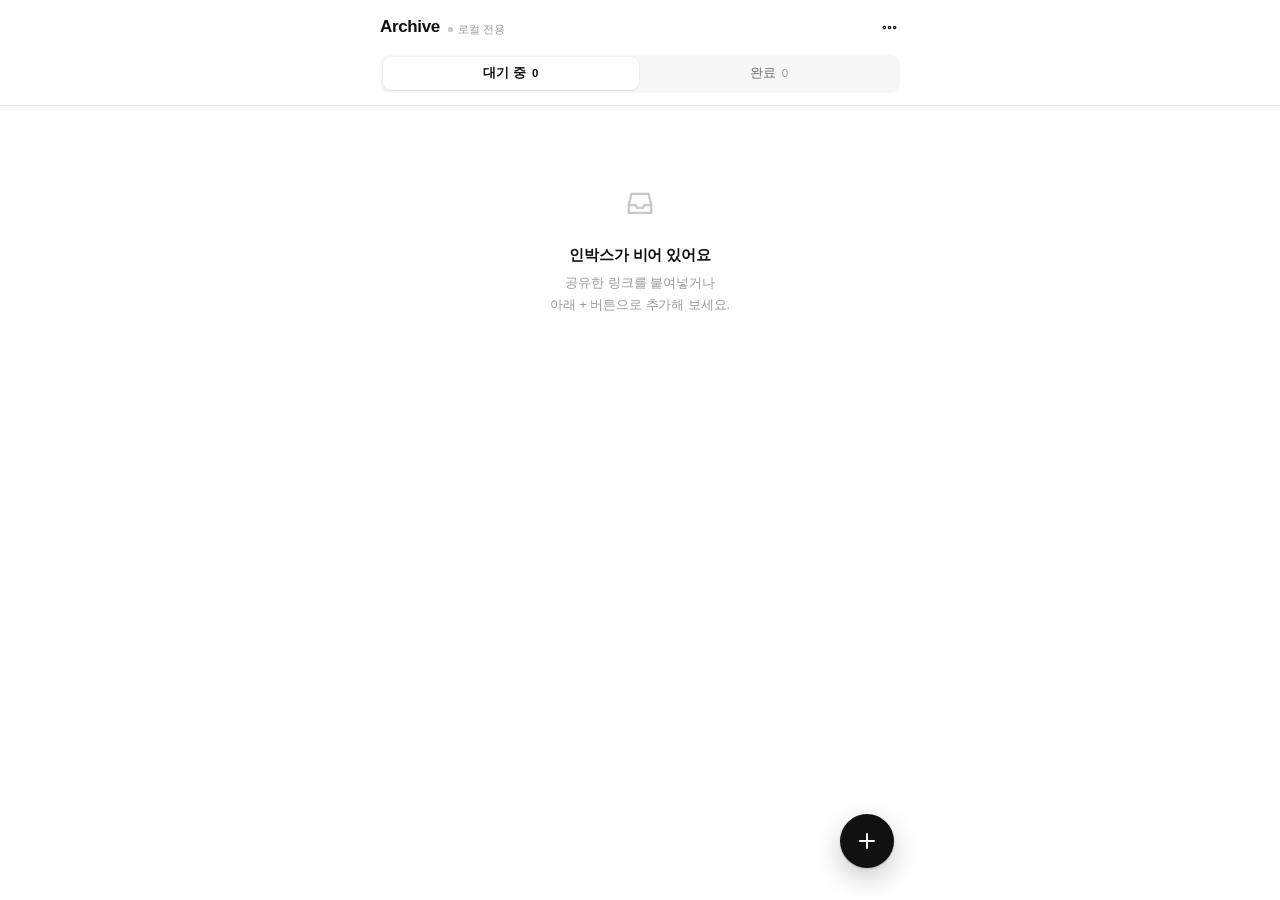
<file: index.html>
<!DOCTYPE html>
<html lang="ko">
<head>
<meta charset="utf-8">
<meta name="viewport" content="width=device-width, initial-scale=1, maximum-scale=1, viewport-fit=cover">
<title>Archive</title>
<meta name="description" content="링크를 모아두고 저장한 곳을 표시하는 미니멀 인박스">
<meta name="color-scheme" content="light">
<meta name="theme-color" content="#FFFFFF">
<meta name="apple-mobile-web-app-capable" content="yes">
<meta name="mobile-web-app-capable" content="yes">
<meta name="apple-mobile-web-app-status-bar-style" content="default">
<meta name="apple-mobile-web-app-title" content="Archive">
<link rel="manifest" href="./manifest.json">
<link rel="apple-touch-icon" href="./assets/apple-touch-icon.png">
<link rel="icon" type="image/png" href="./assets/favicon.png">
<link rel="stylesheet" href="./assets/css/style.css?v=6">
<script>
  window.__errs = [];
  addEventListener('error', function (e) { window.__errs.push(String((e && e.message) || e)); });
  addEventListener('unhandledrejection', function (e) { window.__errs.push('promise: ' + String(e && e.reason)); });
</script>
</head>
<body>

<header class="head">
  <div class="head-in head-row">
    <div class="brand-wrap">
      <h1 class="brand">Archive</h1>
      <button class="sync-pill" id="syncPill" type="button" aria-label="GitHub 동기화 상태">
        <span class="dot" aria-hidden="true"></span><span id="syncText">로컬 전용</span>
      </button>
    </div>
    <div class="head-actions">
      <button class="icon-btn" id="searchBtn" aria-label="검색" aria-pressed="false">
        <svg viewBox="0 0 24 24" width="19" height="19" aria-hidden="true"><circle cx="11" cy="11" r="6.4"/><path d="M16.2 16.2L20.5 20.5"/></svg>
      </button>
      <button class="icon-btn" id="menuBtn" aria-label="더보기" aria-haspopup="true" aria-expanded="false">
        <svg viewBox="0 0 24 24" width="19" height="19" aria-hidden="true"><circle cx="5.5" cy="12" r="1.5"/><circle cx="12" cy="12" r="1.5"/><circle cx="18.5" cy="12" r="1.5"/></svg>
      </button>
    </div>
  </div>

  <div class="head-in">
    <div class="seg" role="tablist" aria-label="폴더">
      <button class="tab is-on" id="tabInbox" role="tab" aria-selected="true" data-tab="inbox">대기 중 <span class="n" id="nInbox">0</span></button>
      <button class="tab" id="tabDone" role="tab" aria-selected="false" data-tab="done">완료 <span class="n" id="nDone">0</span></button>
    </div>
  </div>

  <div class="head-in search-row" id="searchRow" hidden>
    <input id="searchInput" type="search" placeholder="제목 · 메모 · 태그 검색" aria-label="검색" autocomplete="off" spellcheck="false">
  </div>
</header>

<main class="in main">
  <section class="list" id="list" aria-live="polite"></section>
  <div class="empty" id="empty" hidden>
    <svg viewBox="0 0 24 24" width="34" height="34" aria-hidden="true"><path d="M4 13.5V19h16v-5.5M4 13.5l2-8h12l2 8M4 13.5h5l1 2h4l1-2h5"/></svg>
    <h2 id="emptyTitle">인박스가 비어 있어요</h2>
    <p id="emptyText">공유한 링크를 붙여넣거나<br>아래 + 버튼으로 추가해 보세요.</p>
  </div>
  <p class="foot" id="foot" hidden>모든 기록은 이 기기에만 저장됩니다</p>
</main>

<button class="fab" id="fab" aria-label="링크 추가">
  <svg viewBox="0 0 24 24" width="24" height="24" aria-hidden="true"><path d="M12 5v14M5 12h14"/></svg>
</button>

<div class="scrim" id="scrim"></div>

<!-- Add / edit -->
<section class="sheet" id="formSheet" role="dialog" aria-modal="true" aria-labelledby="formTitle" aria-hidden="true">
  <div class="sheet-in">
    <div class="grab"></div>
    <div class="sheet-head">
      <h2 id="formTitle">링크 추가</h2>
      <button class="icon-btn" data-close aria-label="닫기">
        <svg viewBox="0 0 24 24" width="18" height="18" aria-hidden="true"><path d="M6 6l12 12M18 6L6 18"/></svg>
      </button>
    </div>
    <form id="itemForm" novalidate>
      <div class="field">
        <label class="lab" for="fUrl">링크</label>
        <div class="with-btn">
          <input class="inp" id="fUrl" type="text" inputmode="url" placeholder="https://" autocomplete="off" spellcheck="false">
          <button type="button" class="btn btn-line" id="pasteBtn">붙여넣기</button>
        </div>
        <p class="hint" id="urlHint" hidden></p>
      </div>
      <div class="field">
        <label class="lab" for="fTitle">제목</label>
        <input class="inp" id="fTitle" type="text" maxlength="80" placeholder="비워두면 자동으로 채워요" autocomplete="off">
      </div>
      <div class="field">
        <label class="lab" for="fTags">태그</label>
        <input class="inp" id="fTags" type="text" maxlength="120" placeholder="쉼표로 구분 (예: 카페, 성수)" autocomplete="off">
      </div>
      <div class="field">
        <label class="lab" for="fNote">메모</label>
        <textarea class="inp area" id="fNote" rows="3" placeholder="기억할 점을 적어두세요"></textarea>
      </div>
      <div class="field">
        <span class="lab">사진</span>
        <div class="photo-row">
          <input id="fPhoto" type="file" accept="image/*" hidden>
          <button type="button" class="btn btn-line" id="photoBtn">사진 추가</button>
          <div class="photo-preview" id="photoPreview" hidden>
            <img id="photoImg" alt="">
            <button type="button" class="photo-x" id="photoRemove" aria-label="사진 빼기">×</button>
          </div>
        </div>
      </div>
      <p class="err" id="formErr" hidden></p>
      <div class="form-actions">
        <button type="button" class="btn btn-line" data-close>취소</button>
        <button type="submit" class="btn btn-primary grow" id="fSave">추가</button>
      </div>
    </form>
  </div>
</section>

<!-- Where did you save it -->
<section class="sheet" id="saveSheet" role="dialog" aria-modal="true" aria-labelledby="saveTitle" aria-hidden="true">
  <div class="sheet-in">
    <div class="grab"></div>
    <div class="sheet-head">
      <div class="head-text">
        <h2 id="saveTitle">어디에 저장했나요?</h2>
        <p class="sub" id="saveSub"></p>
      </div>
      <button class="icon-btn" data-close aria-label="닫기">
        <svg viewBox="0 0 24 24" width="18" height="18" aria-hidden="true"><path d="M6 6l12 12M18 6L6 18"/></svg>
      </button>
    </div>
    <div class="opts" id="saveOpts"></div>
    <div class="custom" id="saveCustom" hidden>
      <input class="inp" id="customInput" type="text" maxlength="30" placeholder="저장한 곳 이름 (예: 카카오톡 나에게)" autocomplete="off">
      <div class="form-actions">
        <button type="button" class="btn btn-line" id="customCancel">취소</button>
        <button type="button" class="btn btn-primary grow" id="customOk">저장 완료</button>
      </div>
    </div>
  </div>
</section>

<!-- Confirm -->
<section class="sheet thin" id="confirmSheet" role="dialog" aria-modal="true" aria-labelledby="confirmTitle" aria-hidden="true">
  <div class="sheet-in">
    <div class="grab"></div>
    <h2 class="confirm-title" id="confirmTitle"></h2>
    <p class="confirm-msg" id="confirmMsg"></p>
    <div class="form-actions">
      <button type="button" class="btn btn-line" data-close>취소</button>
      <button type="button" class="btn btn-primary grow" id="confirmOk">확인</button>
    </div>
  </div>
</section>

<!-- Info -->
<section class="sheet" id="infoSheet" role="dialog" aria-modal="true" aria-labelledby="infoTitle" aria-hidden="true">
  <div class="sheet-in">
    <div class="grab"></div>
    <div class="sheet-head">
      <h2 id="infoTitle">앱 정보</h2>
      <button class="icon-btn" data-close aria-label="닫기">
        <svg viewBox="0 0 24 24" width="18" height="18" aria-hidden="true"><path d="M6 6l12 12M18 6L6 18"/></svg>
      </button>
    </div>
    <div class="info-body">
      <dl>
        <dt>흐름</dt>
        <dd>대기 중에 쌓아 두고, 실제로 저장한 뒤 <b>저장 완료</b>를 눌러 어디에 저장했는지 표시하면 완료 폴더로 옮겨집니다.</dd>
        <dt>공유 링크</dt>
        <dd><code>?add=주소</code> 또는 <code>?url=주소&amp;title=제목</code>으로 열면 추가 화면이 바로 열립니다. 공유 텍스트에 섞인 링크도 찾아냅니다.</dd>
        <dt>저장 위치</dt>
        <dd>기록은 이 브라우저 안(IndexedDB)에 저장되고, <b>··· → GitHub 동기화</b>를 켜면 비공개 저장소에도 함께 보관되어 사파리와 홈 화면 앱이 같은 목록을 봅니다. <b>··· → JSON으로 백업</b>으로 파일로도 남겨 두세요.</dd>
        <dt>홈 화면</dt>
        <dd>아이폰 Safari에서 공유 → <b>홈 화면에 추가</b>를 누르면 앱처럼 열립니다.</dd>
      </dl>
    </div>
  </div>
</section>

<!-- GitHub sync -->
<section class="sheet" id="syncSheet" role="dialog" aria-modal="true" aria-labelledby="syncTitle" aria-hidden="true">
  <div class="sheet-in">
    <div class="grab"></div>
    <div class="sheet-head">
      <div class="head-text">
        <h2 id="syncTitle">GitHub 동기화</h2>
        <p class="sub">비공개 저장소에 함께 보관</p>
      </div>
      <button class="icon-btn" data-close aria-label="닫기">
        <svg viewBox="0 0 24 24" width="18" height="18" aria-hidden="true"><path d="M6 6l12 12M18 6L6 18"/></svg>
      </button>
    </div>
    <div class="sync-body">
      <p class="sync-lede">사파리 공유로 담은 링크와 홈 화면 앱이 같은 목록을 보도록, 비공개 저장소 한 곳에 기록을 함께 둡니다.</p>
      <div class="field">
        <label class="lab" for="ghToken">GitHub 토큰</label>
        <input class="inp" id="ghToken" type="password" placeholder="ghp_… 또는 github_pat_…" autocomplete="off" autocapitalize="off" autocorrect="off" spellcheck="false">
        <p class="hint">
          <a href="https://github.com/settings/tokens/new?scopes=repo&amp;description=Archive" target="_blank" rel="noopener noreferrer">토큰 만들기</a>
          <span>·</span><span>repo 또는 Contents 읽기/쓰기 권한이면 충분해요</span>
        </p>
      </div>
      <div class="field">
        <label class="lab" for="ghRepo">저장소</label>
        <input class="inp" id="ghRepo" type="text" placeholder="jozy0501-coder/Test-" autocomplete="off" autocapitalize="off" spellcheck="false">
        <p class="hint">archive-data.json · main</p>
      </div>
      <p class="err" id="ghMsg" hidden></p>
      <div class="sync-state" id="ghStat">
        <span class="dot" aria-hidden="true"></span><span id="ghStatText">아직 연결하지 않았어요</span>
      </div>
      <div class="sync-btns">
        <button type="button" class="btn btn-line" id="ghTest">연결 테스트</button>
        <button type="button" class="btn btn-primary" id="ghNow">지금 동기화</button>
      </div>
      <button type="button" class="btn btn-plain warn sync-off" id="ghOff" hidden>연결 해제</button>
      <p class="sync-note">토큰은 이 브라우저에만 저장되고 주소창·방문 기록에는 남지 않아요. 사진은 1000px JPEG로 줄여 함께 저장되고, 전체가 20MB를 넘으면 동기화하지 않습니다.</p>
    </div>
  </div>
</section>

<div class="menu" id="menu" role="menu" hidden>
  <button data-act="export" role="menuitem">JSON으로 백업</button>
  <button data-act="import" role="menuitem">백업 가져오기</button>
  <button data-act="sync" role="menuitem" id="menuSync">GitHub 동기화</button>
  <div class="sep"></div>
  <button data-act="install" role="menuitem">홈 화면에 추가</button>
  <button data-act="about" role="menuitem">앱 정보</button>
  <div class="sep"></div>
  <button data-act="clearDone" class="quiet" role="menuitem" id="menuClearDone">완료 폴더 비우기</button>
</div>
<input type="file" id="importFile" accept="application/json,.json" hidden>

<div class="toast" id="toast" role="status" aria-live="polite">
  <span id="toastMsg"></span>
  <button id="toastAct" hidden></button>
</div>

<script src="./assets/js/app.js?v=6"></script>
</body>
</html>
</file>
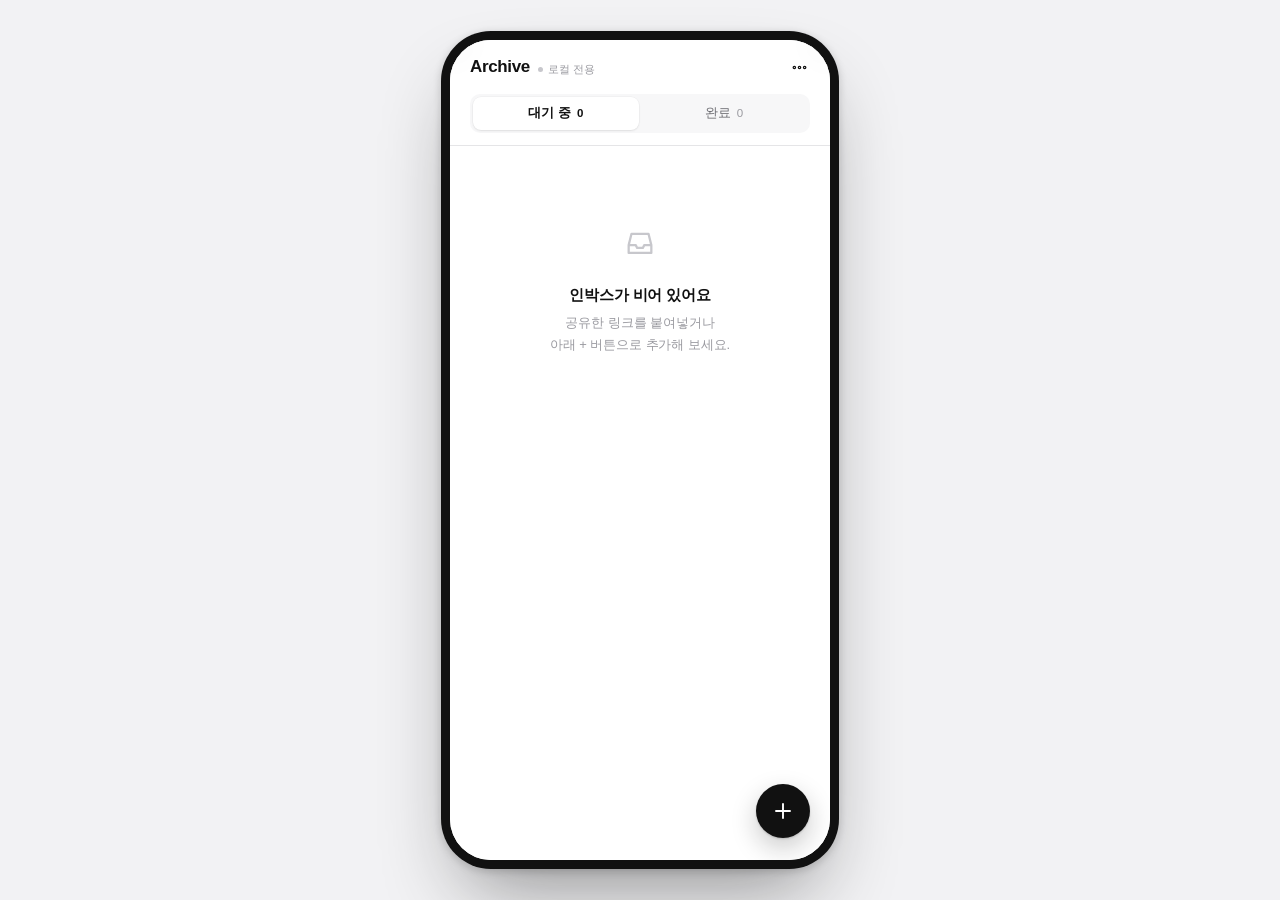
<file: preview.html>
<!DOCTYPE html>
<html lang="ko">
<head>
<meta charset="utf-8">
<meta name="viewport" content="width=device-width, initial-scale=1">
<title>Archive — phone preview</title>
<style>
  html, body { margin: 0; height: 100%; }
  body {
    background: #F2F2F4;
    display: flex; align-items: center; justify-content: center;
    font-family: -apple-system, "Apple SD Gothic Neo", system-ui, sans-serif;
  }
  .stage { width: 100%; height: 100%; display: flex; align-items: center; justify-content: center; overflow: hidden; }
  .phone {
    width: 380px; height: 820px;
    padding: 9px;
    box-sizing: content-box;
    border-radius: 50px;
    background: #111;
    box-shadow: 0 40px 80px -24px rgba(17, 17, 17, 0.45), 0 2px 8px rgba(17, 17, 17, 0.18);
    transform-origin: center center;
  }
  iframe {
    width: 380px; height: 820px;
    border: 0; display: block; background: #fff;
    border-radius: 41px; overflow: hidden;
  }
</style>
</head>
<body>
  <div class="stage">
    <div class="phone" id="phone">
      <iframe src="./index.html" title="Archive preview" scrolling="no"></iframe>
    </div>
  </div>
<script>
  (function () {
    var phone = document.getElementById('phone');
    function fit() {
      var s = Math.min(1, (window.innerWidth - 48) / 398, (window.innerHeight - 48) / 838);
      phone.style.transform = 'scale(' + s + ')';
    }
    window.addEventListener('resize', fit);
    fit();
  })();
</script>
</body>
</html>
</file>
<file: assets/css/style.css>
/* Archive — quiet, monochrome link inbox. */

:root {
  --bg: #FFFFFF;
  --panel: #F7F7F8;
  --line: #E5E5E7;
  --line-soft: #EFEFF1;
  --ink: #111111;
  --muted: #6E6E73;
  --faint: #9A9AA0;
  --r: 12px;
  --pad: 20px;
  color-scheme: light;
}

* { box-sizing: border-box; -webkit-tap-highlight-color: transparent; }
[hidden] { display: none !important; }
html, body { margin: 0; padding: 0; }
html { -webkit-text-size-adjust: 100%; }

body {
  background: var(--bg);
  color: var(--ink);
  font-family: -apple-system, BlinkMacSystemFont, "Apple SD Gothic Neo", "Pretendard", "Helvetica Neue", Arial, sans-serif;
  font-size: 15px;
  line-height: 1.45;
  letter-spacing: -0.005em;
  -webkit-font-smoothing: antialiased;
  padding-bottom: calc(104px + env(safe-area-inset-bottom));
}
body.locked { overflow: hidden; }

svg { fill: none; stroke: currentColor; stroke-width: 1.6; stroke-linecap: round; stroke-linejoin: round; }
.icon-btn svg { display: block; }

.in, .head-in { max-width: 560px; margin: 0 auto; padding: 0 var(--pad); }

/* ---------- header ---------- */

.head {
  position: sticky;
  top: 0;
  z-index: 20;
  background: rgba(255, 255, 255, 0.94);
  -webkit-backdrop-filter: saturate(180%) blur(14px);
  backdrop-filter: saturate(180%) blur(14px);
  border-bottom: 1px solid var(--line);
  padding-bottom: 12px;
}
.head-row {
  display: flex;
  align-items: center;
  justify-content: space-between;
  height: 54px;
}
.brand {
  margin: 0;
  font-size: 17px;
  font-weight: 650;
  letter-spacing: -0.02em;
}
.head-actions { display: flex; align-items: center; gap: 2px; margin-right: -8px; }
.icon-btn {
  appearance: none;
  border: 0;
  background: none;
  color: var(--ink);
  width: 38px;
  height: 38px;
  display: grid;
  place-items: center;
  border-radius: 10px;
  cursor: pointer;
  padding: 0;
}
.icon-btn:hover { background: var(--panel); }
.icon-btn:active { background: var(--line-soft); }

.seg {
  display: flex;
  gap: 2px;
  background: var(--panel);
  border-radius: 10px;
  padding: 3px;
}
.tab {
  appearance: none;
  border: 0;
  background: none;
  flex: 1;
  font: inherit;
  font-size: 13px;
  font-weight: 500;
  color: var(--muted);
  padding: 7px 10px;
  border-radius: 8px;
  cursor: pointer;
  display: inline-flex;
  align-items: center;
  justify-content: center;
  gap: 6px;
  transition: background 0.16s ease, color 0.16s ease;
}
.tab .n { font-size: 11.5px; font-variant-numeric: tabular-nums; color: var(--faint); }
.tab.is-on {
  background: #FFFFFF;
  color: var(--ink);
  font-weight: 600;
  box-shadow: 0 1px 2px rgba(17, 17, 17, 0.08), 0 0 0 0.5px rgba(17, 17, 17, 0.04);
}
.tab.is-on .n { color: var(--ink); }

.search-row { padding-top: 10px; }
.search-row input {
  width: 100%;
  border: 0;
  border-bottom: 1px solid var(--line);
  background: none;
  font: inherit;
  font-size: 14px;
  color: var(--ink);
  padding: 6px 0 8px;
  outline: none;
  border-radius: 0;
  appearance: none;
}
.search-row input::-webkit-search-cancel-button { -webkit-appearance: none; }
.search-row input::placeholder { color: var(--faint); }
.search-row input:focus { border-color: var(--ink); }
.search-row input:focus::placeholder { color: var(--faint); }

/* ---------- list ---------- */

.main { padding-top: 2px; }
.list { display: block; }
.item {
  display: flex;
  gap: 14px;
  align-items: flex-start;
  padding: 18px 0;
  border-bottom: 1px solid var(--line-soft);
}
.item:last-child { border-bottom: 0; }
.item-body { flex: 1; min-width: 0; }

.src { display: flex; align-items: center; gap: 7px; min-width: 0; }
.mark {
  flex: 0 0 auto;
  width: 16px;
  height: 16px;
  border-radius: 4px;
  background: var(--ink);
  color: #fff;
  font-size: 9.5px;
  font-weight: 700;
  line-height: 1;
  display: grid;
  place-items: center;
  letter-spacing: 0;
}
.src-label { font-size: 11.5px; font-weight: 600; color: var(--ink); letter-spacing: 0; white-space: nowrap; }
.host {
  font-size: 11.5px;
  color: var(--faint);
  overflow: hidden;
  text-overflow: ellipsis;
  white-space: nowrap;
  letter-spacing: 0;
}
.host::before { content: "·"; margin-right: 6px; color: var(--line); }

.item-title {
  margin: 7px 0 0;
  font-size: 16px;
  font-weight: 600;
  line-height: 1.36;
  letter-spacing: -0.015em;
  word-break: keep-all;
  overflow-wrap: anywhere;
}
.item-note {
  margin: 5px 0 0;
  font-size: 13px;
  color: var(--muted);
  line-height: 1.55;
  display: -webkit-box;
  -webkit-line-clamp: 3;
  -webkit-box-orient: vertical;
  overflow: hidden;
  white-space: pre-wrap;
}
.tags { display: flex; flex-wrap: wrap; gap: 6px; margin-top: 9px; }
.tag {
  font-size: 11px;
  color: var(--muted);
  border: 1px solid var(--line);
  border-radius: 999px;
  padding: 2px 8px;
  line-height: 1.4;
}

.saved {
  display: inline-flex;
  align-items: center;
  gap: 6px;
  margin-top: 10px;
  font-size: 11.5px;
  font-weight: 600;
  background: var(--panel);
  color: var(--ink);
  border-radius: 999px;
  padding: 5px 11px 5px 9px;
}
.saved svg { width: 12px; height: 12px; stroke-width: 2.2; }
.saved .when { font-weight: 400; color: var(--muted); font-variant-numeric: tabular-nums; }

.acts { display: flex; align-items: center; gap: 6px; margin-top: 13px; flex-wrap: wrap; }
.acts .spacer { flex: 1; }

.thumb {
  flex: 0 0 auto;
  width: 62px;
  height: 62px;
  border-radius: 10px;
  overflow: hidden;
  background: var(--panel);
  border: 1px solid var(--line-soft);
}
.thumb img { width: 100%; height: 100%; object-fit: cover; display: block; }

.edit-btn {
  margin-left: auto;
  color: var(--faint);
  width: 26px;
  height: 26px;
  border-radius: 8px;
}
.edit-btn:hover { color: var(--ink); background: var(--panel); }

/* ---------- buttons ---------- */

.btn {
  appearance: none;
  border: 1px solid transparent;
  background: none;
  font: inherit;
  font-size: 12.5px;
  font-weight: 500;
  letter-spacing: -0.01em;
  color: var(--ink);
  padding: 8px 13px;
  border-radius: 9px;
  cursor: pointer;
  display: inline-flex;
  align-items: center;
  justify-content: center;
  gap: 5px;
  line-height: 1;
  white-space: nowrap;
  text-decoration: none;
}
.btn-primary { background: var(--ink); color: #fff; border-color: var(--ink); }
.btn-primary:active { background: #000; }
.btn-line { border-color: var(--line); background: #fff; color: var(--ink); }
.btn-line:active { background: var(--panel); }
.btn-plain { color: var(--muted); padding: 8px 9px; }
.btn-plain:active { color: var(--ink); }
.btn-plain.warn:active { color: #B3261E; }
.btn.grow { flex: 1; }
.btn[disabled] { opacity: 0.4; pointer-events: none; }

/* ---------- empty / foot ---------- */

.empty { padding: 78px 0 40px; text-align: center; }
.empty svg { stroke: #C7C7CC; margin-bottom: 18px; }
.empty h2 { font-size: 15px; font-weight: 600; margin: 0 0 7px; letter-spacing: -0.01em; }
.empty p { margin: 0; font-size: 13px; line-height: 1.65; color: var(--faint); }
.foot {
  margin: 28px 0 0;
  padding-top: 18px;
  border-top: 1px solid var(--line-soft);
  font-size: 11px;
  color: var(--faint);
  text-align: center;
}

/* ---------- fab ---------- */

.fab {
  position: fixed;
  right: calc(var(--pad) + env(safe-area-inset-right));
  bottom: calc(22px + env(safe-area-inset-bottom));
  width: 54px;
  height: 54px;
  border-radius: 50%;
  border: 0;
  background: var(--ink);
  color: #fff;
  display: grid;
  place-items: center;
  cursor: pointer;
  z-index: 30;
  box-shadow: 0 10px 26px rgba(17, 17, 17, 0.22), 0 1px 2px rgba(17, 17, 17, 0.18);
  transition: transform 0.16s ease;
}
.fab:active { transform: scale(0.94); }
.fab svg { stroke-width: 1.9; }

/* ---------- sheets ---------- */

.scrim {
  position: fixed;
  inset: 0;
  background: rgba(17, 17, 17, 0.34);
  opacity: 0;
  pointer-events: none;
  transition: opacity 0.22s ease;
  z-index: 40;
}
.scrim.on { opacity: 1; pointer-events: auto; }

.sheet {
  position: fixed;
  left: 0;
  right: 0;
  bottom: 0;
  z-index: 50;
  background: #fff;
  border-radius: 18px 18px 0 0;
  max-height: 92vh;
  overflow-y: auto;
  -webkit-overflow-scrolling: touch;
  visibility: hidden;
  transform: translateY(101%);
  transition: transform 0.28s cubic-bezier(0.32, 0.72, 0, 1), visibility 0s linear 0.28s;
  padding-bottom: calc(18px + env(safe-area-inset-bottom));
  box-shadow: 0 -1px 0 var(--line);
}
.sheet.on {
  visibility: visible;
  transform: none;
  transition: transform 0.28s cubic-bezier(0.32, 0.72, 0, 1);
}
.sheet-in { max-width: 560px; margin: 0 auto; padding: 6px var(--pad) 0; }

.grab {
  width: 36px;
  height: 4px;
  border-radius: 2px;
  background: var(--line);
  margin: 6px auto 10px;
}
.sheet-head {
  display: flex;
  align-items: flex-start;
  justify-content: space-between;
  gap: 12px;
  margin-bottom: 6px;
}
.sheet-head h2 { margin: 0; font-size: 17px; font-weight: 650; letter-spacing: -0.02em; }
.sheet-head .icon-btn { margin: -6px -8px 0 0; color: var(--muted); }
.head-text .sub {
  margin: 5px 0 0;
  font-size: 12.5px;
  color: var(--faint);
  max-width: 250px;
  overflow: hidden;
  text-overflow: ellipsis;
  white-space: nowrap;
}

/* forms */
.field { margin-top: 16px; }
.lab {
  display: block;
  font-size: 11px;
  font-weight: 600;
  letter-spacing: 0.04em;
  color: var(--faint);
  margin-bottom: 6px;
}
.inp {
  width: 100%;
  border: 1px solid var(--line);
  border-radius: 10px;
  background: #fff;
  font: inherit;
  font-size: 14.5px;
  color: var(--ink);
  padding: 11px 12px;
  outline: none;
  transition: border-color 0.14s ease;
  appearance: none;
}
.inp::placeholder { color: #B9B9BF; }
.inp:focus { border-color: var(--ink); }
textarea.area { resize: none; min-height: 78px; line-height: 1.55; }
.with-btn { display: flex; gap: 8px; }
.with-btn .inp { flex: 1; min-width: 0; }
.with-btn .btn { flex: 0 0 auto; font-size: 12px; padding: 0 12px; border-radius: 10px; }
.hint {
  margin: 8px 0 0;
  font-size: 11.5px;
  color: var(--muted);
  display: flex;
  align-items: center;
  gap: 6px;
}
.hint .mark { width: 14px; height: 14px; font-size: 8.5px; border-radius: 3.5px; }
.err { margin: 12px 0 0; font-size: 12px; color: #B3261E; }
.form-actions { display: flex; gap: 8px; margin-top: 22px; }
.form-actions .btn { padding: 13px 16px; font-size: 14px; border-radius: 11px; }

.photo-row { display: flex; align-items: center; gap: 12px; }
.photo-preview { position: relative; width: 56px; height: 56px; border-radius: 9px; overflow: hidden; border: 1px solid var(--line); }
.photo-preview img { width: 100%; height: 100%; object-fit: cover; display: block; }
.photo-x {
  position: absolute;
  top: 3px;
  right: 3px;
  width: 18px;
  height: 18px;
  border-radius: 50%;
  border: 0;
  background: rgba(17, 17, 17, 0.72);
  color: #fff;
  font-size: 12px;
  line-height: 1;
  padding: 0;
  cursor: pointer;
}

/* option rows */
.opts { margin-top: 10px; }
.opt {
  width: 100%;
  display: flex;
  align-items: center;
  gap: 12px;
  padding: 14px 2px;
  border: 0;
  border-bottom: 1px solid var(--line-soft);
  background: none;
  font: inherit;
  font-size: 15px;
  color: var(--ink);
  text-align: left;
  cursor: pointer;
}
.opts .opt:last-child { border-bottom: 0; }
.opt:active { background: var(--panel); }
.opt .mark { width: 24px; height: 24px; border-radius: 7px; font-size: 11.5px; }
.opt .chev { margin-left: auto; color: #C7C7CC; display: grid; place-items: center; }
.opt .chev svg { stroke-width: 1.8; }

.custom { padding-top: 4px; }
.custom .form-actions { margin-top: 14px; }

/* confirm */
.sheet.thin .sheet-in { padding-bottom: 4px; }
.confirm-title { margin: 4px 0 0; font-size: 17px; font-weight: 650; letter-spacing: -0.02em; }
.confirm-msg { margin: 8px 0 0; font-size: 13.5px; color: var(--muted); line-height: 1.6; }

/* info */
.info-body { padding: 6px 0 2px; }
.info-body dl { margin: 0; }
.info-body dt { font-size: 12px; font-weight: 650; margin-top: 18px; }
.info-body dt:first-child { margin-top: 8px; }
.info-body dd { margin: 5px 0 0; font-size: 13px; color: var(--muted); line-height: 1.65; }
.info-body code {
  font-family: ui-monospace, SFMono-Regular, Menlo, monospace;
  font-size: 11.5px;
  background: var(--panel);
  border-radius: 5px;
  padding: 1px 5px;
  color: var(--ink);
}
.info-body b { color: var(--ink); font-weight: 600; }

/* ---------- menu ---------- */

.menu {
  position: fixed;
  z-index: 60;
  min-width: 208px;
  background: #fff;
  border: 1px solid var(--line);
  border-radius: 13px;
  padding: 6px;
  box-shadow: 0 16px 40px rgba(17, 17, 17, 0.12), 0 2px 6px rgba(17, 17, 17, 0.05);
}
.menu button {
  display: block;
  width: 100%;
  text-align: left;
  border: 0;
  background: none;
  font: inherit;
  font-size: 13.5px;
  color: var(--ink);
  padding: 10px 11px;
  border-radius: 8px;
  cursor: pointer;
  line-height: 1.3;
}
.menu button:hover { background: var(--panel); }
.menu button.quiet { color: var(--muted); }
.menu button[disabled] { opacity: 0.38; pointer-events: none; }
.menu .sep { height: 1px; background: var(--line-soft); margin: 5px 8px; }

/* ---------- toast ---------- */

.toast {
  position: fixed;
  left: 50%;
  bottom: calc(92px + env(safe-area-inset-bottom));
  transform: translate(-50%, 10px);
  z-index: 70;
  display: flex;
  align-items: center;
  gap: 14px;
  width: max-content;
  max-width: calc(100vw - 40px);
  background: var(--ink);
  color: #fff;
  font-size: 13px;
  line-height: 1.4;
  padding: 11px 16px;
  border-radius: 11px;
  opacity: 0;
  pointer-events: none;
  transition: opacity 0.18s ease, transform 0.18s ease;
  box-shadow: 0 10px 30px rgba(17, 17, 17, 0.24);
}
.toast.on { opacity: 1; transform: translate(-50%, 0); pointer-events: auto; }
.toast button {
  border: 0;
  background: none;
  color: #fff;
  font: inherit;
  font-weight: 650;
  font-size: 13px;
  padding: 0;
  cursor: pointer;
  text-decoration: underline;
  text-underline-offset: 2px;
  white-space: nowrap;
}

/* ---------- sync ---------- */

.brand-wrap { display: flex; align-items: baseline; gap: 8px; min-width: 0; }
.sync-pill {
  appearance: none;
  border: 0;
  background: none;
  padding: 4px 0;
  display: inline-flex;
  align-items: center;
  gap: 5px;
  font: inherit;
  font-size: 10.5px;
  font-weight: 500;
  letter-spacing: 0;
  line-height: 1;
  color: var(--faint);
  cursor: pointer;
  white-space: nowrap;
}
.sync-pill:active { opacity: 0.55; }
.sync-pill .dot {
  width: 5px;
  height: 5px;
  border-radius: 50%;
  background: #C7C7CC;
  transition: background 0.2s ease;
}
.sync-pill.on { color: var(--muted); }
.sync-pill.on .dot { background: var(--ink); }
.sync-pill.busy .dot { background: var(--ink); animation: sync-pulse 1.1s ease-in-out infinite; }
.sync-pill.err { color: #B3261E; }
.sync-pill.err .dot { background: #B3261E; }

@keyframes sync-pulse {
  0%, 100% { opacity: 0.22; }
  50% { opacity: 1; }
}

.sync-body { padding: 2px 0 4px; }
.sync-lede { margin: 4px 0 0; font-size: 12.5px; color: var(--muted); line-height: 1.6; }
.sync-body .field:first-of-type { margin-top: 18px; }
.sync-body .hint { flex-wrap: wrap; gap: 4px 6px; }
.sync-body .hint a { color: var(--ink); text-underline-offset: 2px; }
.err.ok { color: var(--muted); }

.sync-state {
  display: flex;
  align-items: center;
  gap: 7px;
  margin-top: 16px;
  padding: 10px 12px;
  background: var(--panel);
  border-radius: 10px;
  font-size: 12px;
  line-height: 1.5;
  color: var(--muted);
}
.sync-state .dot { flex: 0 0 auto; width: 5px; height: 5px; border-radius: 50%; background: #C7C7CC; }
.sync-state.on .dot { background: var(--ink); }
.sync-state.busy .dot { background: var(--ink); animation: sync-pulse 1.1s ease-in-out infinite; }
.sync-state.err { color: #B3261E; }
.sync-state.err .dot { background: #B3261E; }

.sync-btns { display: flex; gap: 8px; margin-top: 12px; }
.sync-btns .btn { flex: 1; padding: 13px 14px; font-size: 14px; border-radius: 11px; }
.sync-off { margin-top: 6px; font-size: 12px; }
.sync-note { margin: 14px 0 0; font-size: 11px; color: var(--faint); line-height: 1.6; }

/* ---------- wide screens ---------- */

@media (min-width: 700px) {
  body { padding-bottom: 120px; }
  .fab { left: calc(50% + 200px); right: auto; bottom: 32px; }
  .sheet {
    left: 50%;
    right: auto;
    width: 520px;
    transform: translate(-50%, 101%);
    border-radius: 18px;
    bottom: 24px;
    box-shadow: 0 24px 60px rgba(17, 17, 17, 0.18), 0 0 0 1px var(--line);
  }
  .sheet.on { transform: translate(-50%, 0); }
  .sheet-in { padding-left: 26px; padding-right: 26px; }
}

@media (prefers-reduced-motion: reduce) {
  .sheet, .scrim, .toast, .fab, .tab { transition: none; }
  .sync-pill .dot, .sync-state .dot { animation: none !important; }
}
</file>
